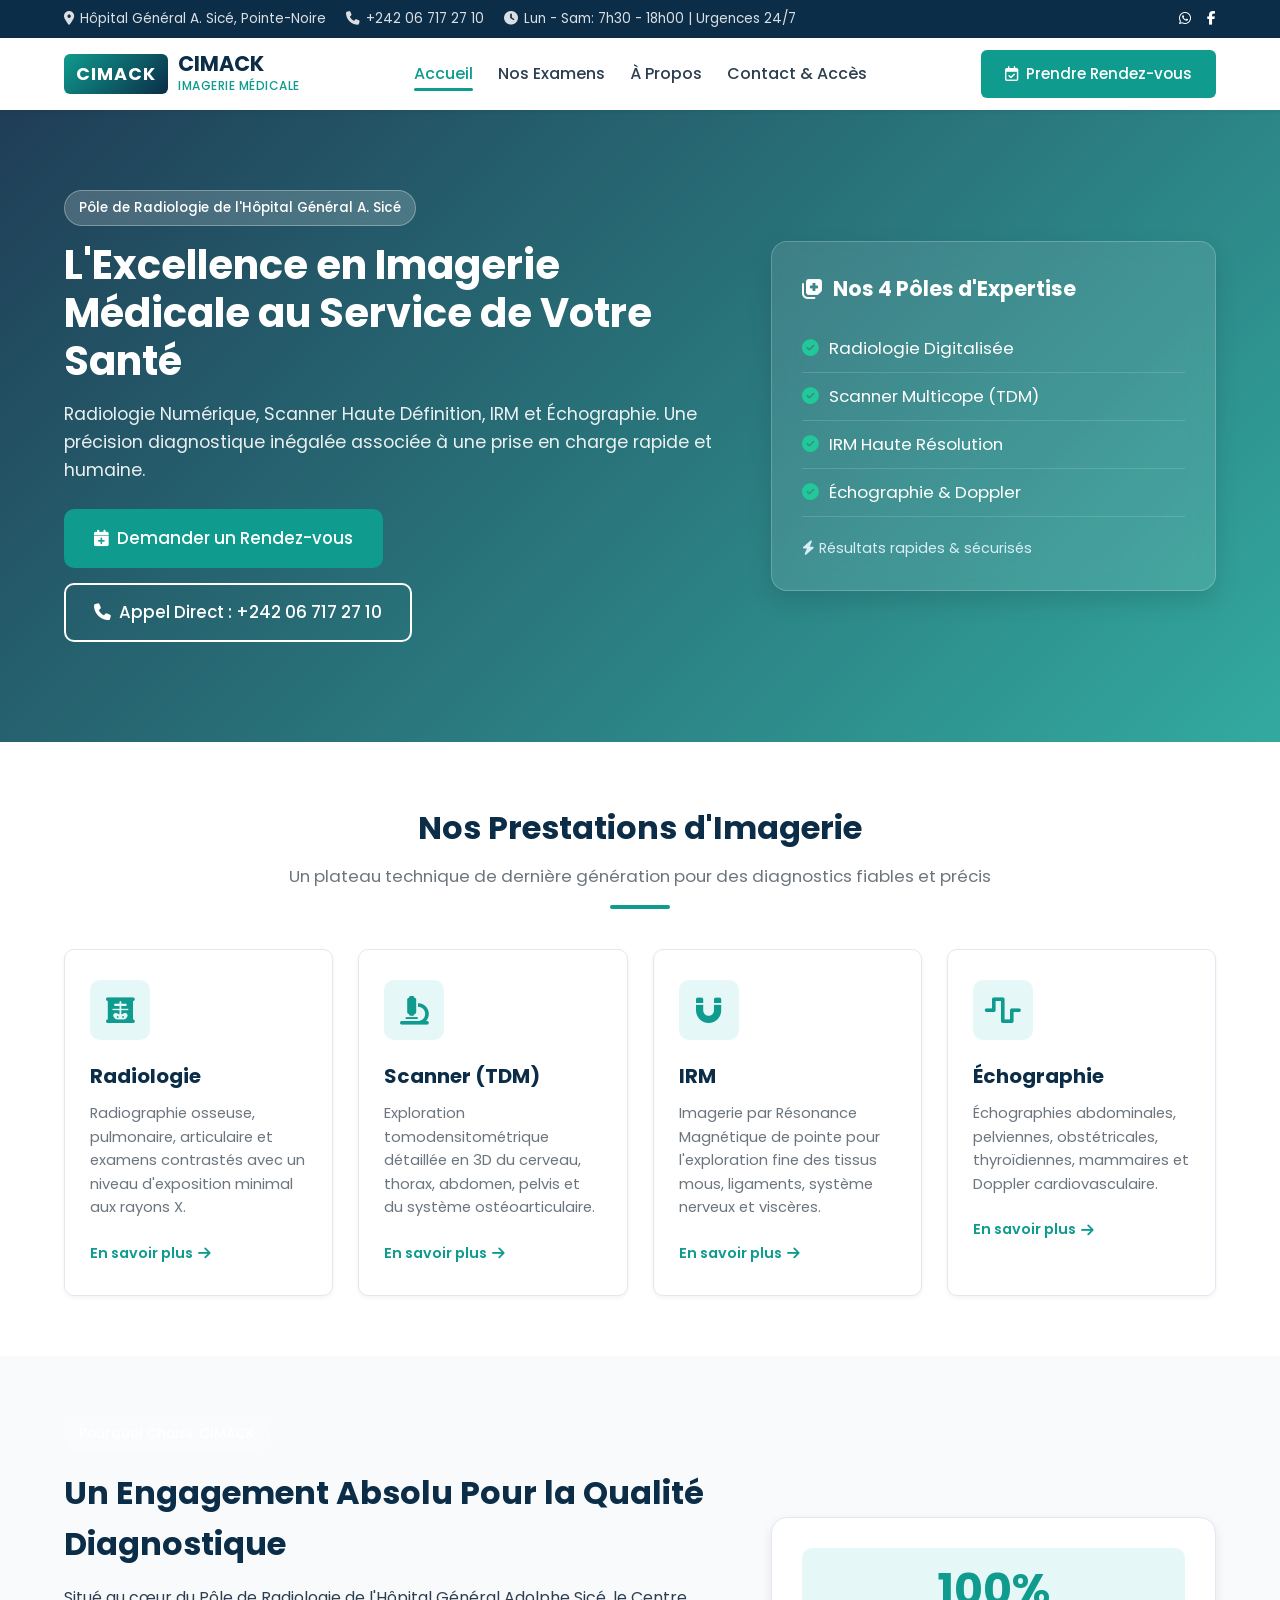
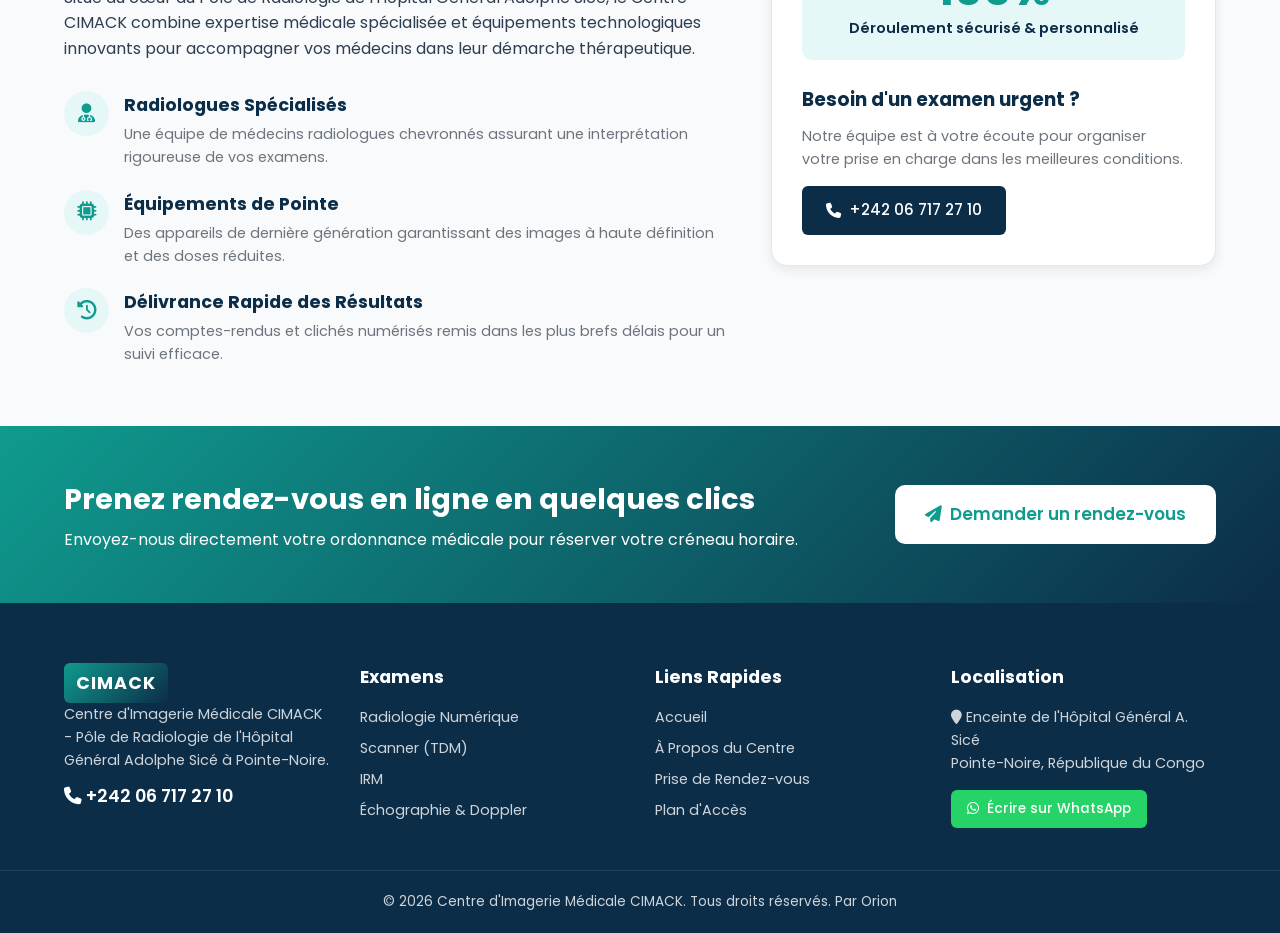
<file: index.html>
<!DOCTYPE html>
<html lang="fr">
<head>
    <meta charset="UTF-8">
    <meta name="viewport" content="width=device-width, initial-scale=1.0">
    <title>Centre d'Imagerie Médicale CIMACK | Hôpital Général A. Sicé</title>
    <meta name="description" content="Centre d'Imagerie Médicale CIMACK - Radiologie, Scanner, IRM, Échographie à l'Hôpital Général A. Sicé, Pointe-Noire. Tel: +242 06 717 27 10">
    <link rel="stylesheet" href="styles.css">
    <link rel="preconnect" href="https://fonts.googleapis.com">
    <link rel="preconnect" href="https://fonts.gstatic.com" crossorigin>
    <link href="https://fonts.googleapis.com/css2?family=Poppins:wght@300;400;500;600;700&display=swap" rel="stylesheet">
    <link rel="stylesheet" href="https://cdnjs.cloudflare.com/ajax/libs/font-awesome/6.4.0/css/all.min.css">
</head>
<body>

    <!-- Top Info Bar -->
    <div class="top-bar">
        <div class="container top-bar-content">
            <div class="contact-info">
                <span><i class="fa-solid fa-location-dot"></i> Hôpital Général A. Sicé, Pointe-Noire</span>
                <span><i class="fa-solid fa-phone"></i> +242 06 717 27 10</span>
                <span><i class="fa-solid fa-clock"></i> Lun - Sam: 7h30 - 18h00 | Urgences 24/7</span>
            </div>
            <div class="top-socials">
                <a href="https://wa.me/242067172710" target="_blank" title="Contactez-nous sur WhatsApp"><i class="fa-brands fa-whatsapp"></i></a>
                <a href="#" title="Facebook"><i class="fa-brands fa-facebook-f"></i></a>
            </div>
        </div>
    </div>

    <!-- Header & Navigation -->
    <header class="header">
        <div class="container header-container">
            <a href="index.html" class="logo-container">
                <div class="logo-badge">CIMACK</div>
                <div class="logo-text">
                    <span class="brand-title">CIMACK</span>
                    <span class="brand-sub">Imagerie Médicale</span>
                </div>
            </a>

            <nav class="navbar" id="navbar">
                <ul class="nav-menu">
                    <li><a href="index.html" class="nav-link active">Accueil</a></li>
                    <li><a href="services.html" class="nav-link">Nos Examens</a></li>
                    <li><a href="about.html" class="nav-link">À Propos</a></li>
                    <li><a href="contact.html" class="nav-link">Contact & Accès</a></li>
                </ul>
            </nav>

            <div class="header-actions">
                <a href="contact.html#rdv-form" class="btn btn-primary"><i class="fa-regular fa-calendar-check"></i> Prendre Rendez-vous</a>
                <button class="hamburger" id="hamburger" aria-label="Menu">
                    <i class="fa-solid fa-bars"></i>
                </button>
            </div>
        </div>
    </header>

    <!-- Hero Section -->
    <section class="hero">
        <div class="hero-overlay"></div>
        <div class="container hero-content">
            <div class="hero-text">
                <span class="badge-tag">Pôle de Radiologie de l'Hôpital Général A. Sicé</span>
                <h1>L'Excellence en Imagerie Médicale au Service de Votre Santé</h1>
                <p>Radiologie Numérique, Scanner Haute Définition, IRM et Échographie. Une précision diagnostique inégalée associée à une prise en charge rapide et humaine.</p>
                <div class="hero-buttons">
                    <a href="contact.html#rdv-form" class="btn btn-primary btn-lg"><i class="fa-solid fa-calendar-plus"></i> Demander un Rendez-vous</a>
                    <a href="tel:+242067172710" class="btn btn-outline-light btn-lg"><i class="fa-solid fa-phone"></i> Appel Direct : +242 06 717 27 10</a>
                </div>
            </div>
            <div class="hero-card">
                <h3><i class="fa-solid fa-notes-medical"></i> Nos 4 Pôles d'Expertise</h3>
                <ul class="hero-services-list">
                    <li><i class="fa-solid fa-check-circle"></i> Radiologie Digitalisée</li>
                    <li><i class="fa-solid fa-check-circle"></i> Scanner Multicope (TDM)</li>
                    <li><i class="fa-solid fa-check-circle"></i> IRM Haute Résolution</li>
                    <li><i class="fa-solid fa-check-circle"></i> Échographie & Doppler</li>
                </ul>
                <div class="hero-card-footer">
                    <span><i class="fa-solid fa-bolt"></i> Résultats rapides & sécurisés</span>
                </div>
            </div>
        </div>
    </section>

    <!-- Key Services Quick Section -->
    <section class="services-preview section-padding">
        <div class="container">
            <div class="section-header text-center">
                <h2>Nos Prestations d'Imagerie</h2>
                <p>Un plateau technique de dernière génération pour des diagnostics fiables et précis</p>
                <div class="divider"></div>
            </div>

            <div class="services-grid">
                <!-- Radiologie -->
                <div class="service-card">
                    <div class="service-icon"><i class="fa-solid fa-x-ray"></i></div>
                    <h3>Radiologie</h3>
                    <p>Radiographie osseuse, pulmonaire, articulaire et examens contrastés avec un niveau d'exposition minimal aux rayons X.</p>
                    <a href="services.html#radiologie" class="service-link">En savoir plus <i class="fa-solid fa-arrow-right"></i></a>
                </div>

                <!-- Scanner -->
                <div class="service-card">
                    <div class="service-icon"><i class="fa-solid fa-microscope"></i></div>
                    <h3>Scanner (TDM)</h3>
                    <p>Exploration tomodensitométrique détaillée en 3D du cerveau, thorax, abdomen, pelvis et du système ostéoarticulaire.</p>
                    <a href="services.html#scanner" class="service-link">En savoir plus <i class="fa-solid fa-arrow-right"></i></a>
                </div>

                <!-- IRM -->
                <div class="service-card">
                    <div class="service-icon"><i class="fa-solid fa-magnet"></i></div>
                    <h3>IRM</h3>
                    <p>Imagerie par Résonance Magnétique de pointe pour l'exploration fine des tissus mous, ligaments, système nerveux et viscères.</p>
                    <a href="services.html#irm" class="service-link">En savoir plus <i class="fa-solid fa-arrow-right"></i></a>
                </div>

                <!-- Echographie -->
                <div class="service-card">
                    <div class="service-icon"><i class="fa-solid fa-wave-square"></i></div>
                    <h3>Échographie</h3>
                    <p>Échographies abdominales, pelviennes, obstétricales, thyroïdiennes, mammaires et Doppler cardiovasculaire.</p>
                    <a href="services.html#echographie" class="service-link">En savoir plus <i class="fa-solid fa-arrow-right"></i></a>
                </div>
            </div>
        </div>
    </section>

    <!-- Why Choose Us -->
    <section class="why-us section-padding bg-light">
        <div class="container">
            <div class="why-us-wrapper">
                <div class="why-us-content">
                    <span class="badge-tag">Pourquoi Choisir CIMACK</span>
                    <h2>Un Engagement Absolu Pour la Qualité Diagnostique</h2>
                    <p>Situé au cœur du Pôle de Radiologie de l'Hôpital Général Adolphe Sicé, le Centre CIMACK combine expertise médicale spécialisée et équipements technologiques innovants pour accompagner vos médecins dans leur démarche thérapeutique.</p>
                    
                    <div class="feature-list">
                        <div class="feature-item">
                            <div class="feature-icon"><i class="fa-solid fa-user-doctor"></i></div>
                            <div>
                                <h4>Radiologues Spécialisés</h4>
                                <p>Une équipe de médecins radiologues chevronnés assurant une interprétation rigoureuse de vos examens.</p>
                            </div>
                        </div>
                        <div class="feature-item">
                            <div class="feature-icon"><i class="fa-solid fa-microchip"></i></div>
                            <div>
                                <h4>Équipements de Pointe</h4>
                                <p>Des appareils de dernière génération garantissant des images à haute définition et des doses réduites.</p>
                            </div>
                        </div>
                        <div class="feature-item">
                            <div class="feature-icon"><i class="fa-solid fa-clock-rotate-left"></i></div>
                            <div>
                                <h4>Délivrance Rapide des Résultats</h4>
                                <p>Vos comptes-rendus et clichés numérisés remis dans les plus brefs délais pour un suivi efficace.</p>
                            </div>
                        </div>
                    </div>
                </div>
                
                <div class="why-us-image-box">
                    <div class="stat-card">
                        <div class="stat-number">100%</div>
                        <div class="stat-label">Déroulement sécurisé & personnalisé</div>
                    </div>
                    <div class="cta-box-inner">
                        <h3>Besoin d'un examen urgent ?</h3>
                        <p>Notre équipe est à votre écoute pour organiser votre prise en charge dans les meilleures conditions.</p>
                        <a href="tel:+242067172710" class="btn btn-secondary"><i class="fa-solid fa-phone"></i> +242 06 717 27 10</a>
                    </div>
                </div>
            </div>
        </div>
    </section>

    <!-- Quick Appointment CTA Banner -->
    <section class="cta-banner">
        <div class="container cta-container">
            <div class="cta-text">
                <h2>Prenez rendez-vous en ligne en quelques clics</h2>
                <p>Envoyez-nous directement votre ordonnance médicale pour réserver votre créneau horaire.</p>
            </div>
            <a href="contact.html#rdv-form" class="btn btn-light btn-lg"><i class="fa-solid fa-paper-plane"></i> Demander un rendez-vous</a>
        </div>
    </section>

    <!-- Footer -->
    <footer class="footer">
        <div class="container footer-grid">
            <div class="footer-col brand-col">
                <div class="logo-container footer-logo">
                    <div class="logo-badge">CIMACK</div>
                    <span class="brand-title text-white">CIMACK</span>
                </div>
                <p>Centre d'Imagerie Médicale CIMACK - Pôle de Radiologie de l'Hôpital Général Adolphe Sicé à Pointe-Noire.</p>
                <p class="footer-phone"><i class="fa-solid fa-phone"></i> +242 06 717 27 10</p>
            </div>

            <div class="footer-col">
                <h4>Examens</h4>
                <ul>
                    <li><a href="services.html#radiologie">Radiologie Numérique</a></li>
                    <li><a href="services.html#scanner">Scanner (TDM)</a></li>
                    <li><a href="services.html#irm">IRM</a></li>
                    <li><a href="services.html#echographie">Échographie & Doppler</a></li>
                </ul>
            </div>

            <div class="footer-col">
                <h4>Liens Rapides</h4>
                <ul>
                    <li><a href="index.html">Accueil</a></li>
                    <li><a href="about.html">À Propos du Centre</a></li>
                    <li><a href="contact.html">Prise de Rendez-vous</a></li>
                    <li><a href="contact.html#plan">Plan d'Accès</a></li>
                </ul>
            </div>

            <div class="footer-col">
                <h4>Localisation</h4>
                <p><i class="fa-solid fa-location-pin"></i> Enceinte de l'Hôpital Général A. Sicé</p>
                <p>Pointe-Noire, République du Congo</p>
                <a href="https://wa.me/242067172710" class="btn btn-whatsapp btn-sm mt-15" target="_blank">
                    <i class="fa-brands fa-whatsapp"></i> Écrire sur WhatsApp
                </a>
            </div>
        </div>
        <div class="footer-bottom text-center">
            <div class="container">
                <p>&copy; 2026 Centre d'Imagerie Médicale CIMACK. Tous droits réservés. Par Orion</p>
            </div>
        </div>
    </footer>

    <script src="script.js"></script>
</body>
</html>
</file>
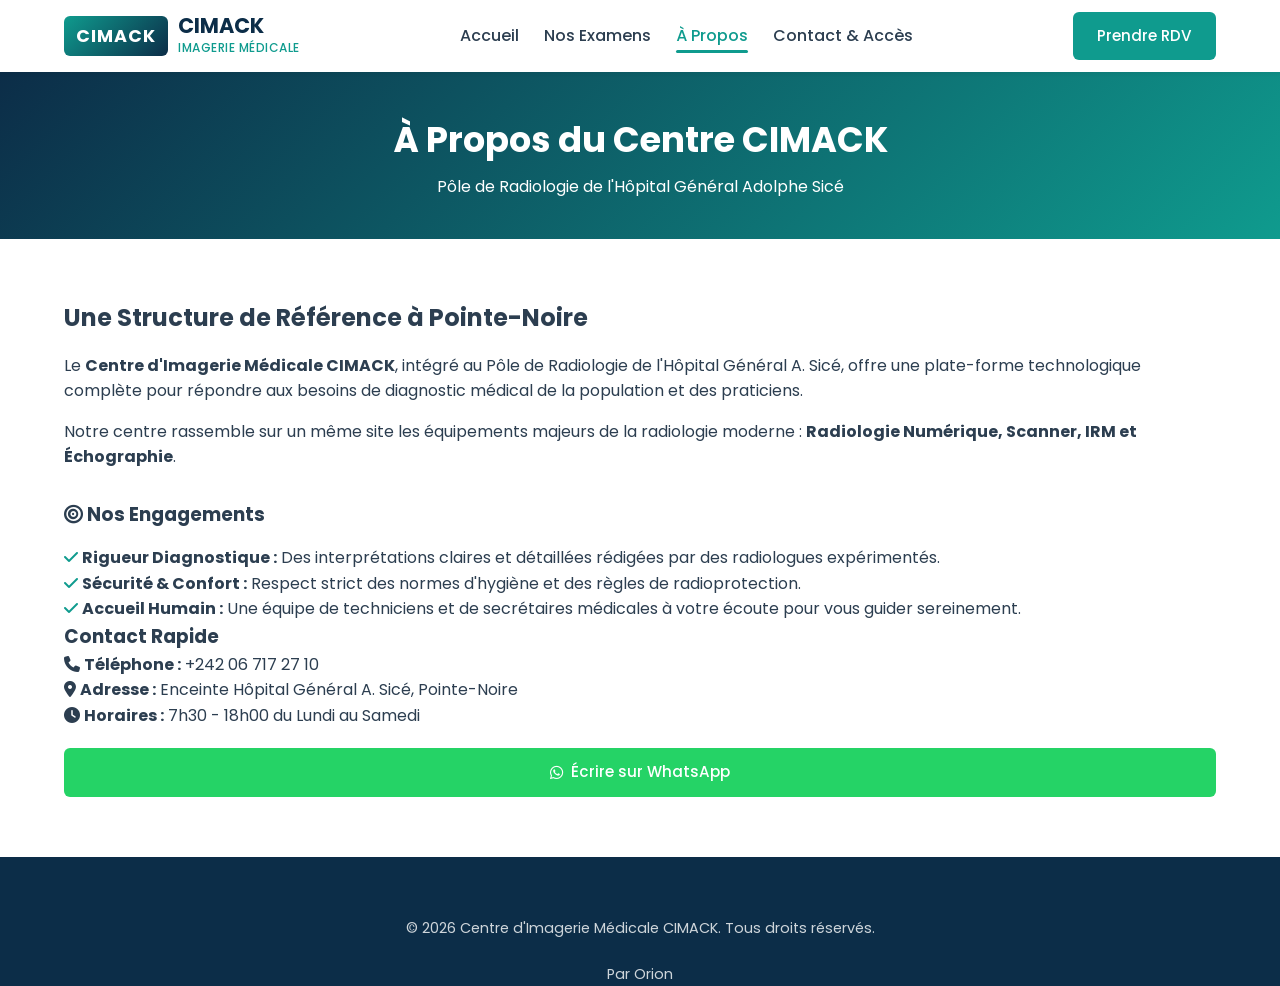
<file: about.html>
<!DOCTYPE html>
<html lang="fr">
<head>
    <meta charset="UTF-8">
    <meta name="viewport" content="width=device-width, initial-scale=1.0">
    <title>À Propos - Centre d'Imagerie Médicale CIMACK</title>
    <link rel="stylesheet" href="styles.css">
    <link href="https://fonts.googleapis.com/css2?family=Poppins:wght@300;400;500;600;700&display=swap" rel="stylesheet">
    <link rel="stylesheet" href="https://cdnjs.cloudflare.com/ajax/libs/font-awesome/6.4.0/css/all.min.css">
</head>
<body>

    <!-- Header -->
    <header class="header">
        <div class="container header-container">
            <a href="index.html" class="logo-container">
                <div class="logo-badge">CIMACK</div>
                <div class="logo-text">
                    <span class="brand-title">CIMACK</span>
                    <span class="brand-sub">Imagerie Médicale</span>
                </div>
            </a>
            <nav class="navbar" id="navbar">
                <ul class="nav-menu">
                    <li><a href="index.html" class="nav-link">Accueil</a></li>
                    <li><a href="services.html" class="nav-link">Nos Examens</a></li>
                    <li><a href="about.html" class="nav-link active">À Propos</a></li>
                    <li><a href="contact.html" class="nav-link">Contact & Accès</a></li>
                </ul>
            </nav>
            <div class="header-actions">
                <a href="contact.html#rdv-form" class="btn btn-primary">Prendre RDV</a>
                <button class="hamburger" id="hamburger"><i class="fa-solid fa-bars"></i></button>
            </div>
        </div>
    </header>

    <div class="page-banner">
        <div class="container text-center">
            <h1>À Propos du Centre CIMACK</h1>
            <p>Pôle de Radiologie de l'Hôpital Général Adolphe Sicé</p>
        </div>
    </div>

    <section class="section-padding">
        <div class="container">
            <div class="about-grid">
                <div>
                    <h2>Une Structure de Référence à Pointe-Noire</h2>
                    <p class="mt-15">Le <strong>Centre d'Imagerie Médicale CIMACK</strong>, intégré au Pôle de Radiologie de l'Hôpital Général A. Sicé, offre une plate-forme technologique complète pour répondre aux besoins de diagnostic médical de la population et des praticiens.</p>
                    <p class="mt-15">Notre centre rassemble sur un même site les équipements majeurs de la radiologie moderne : <strong>Radiologie Numérique, Scanner, IRM et Échographie</strong>.</p>
                    
                    <h3 class="mt-30"><i class="fa-solid fa-bullseye"></i> Nos Engagements</h3>
                    <ul class="checklist mt-15">
                        <li><i class="fa-solid fa-check text-teal"></i> <strong>Rigueur Diagnostique :</strong> Des interprétations claires et détaillées rédigées par des radiologues expérimentés.</li>
                        <li><i class="fa-solid fa-check text-teal"></i> <strong>Sécurité & Confort :</strong> Respect strict des normes d'hygiène et des règles de radioprotection.</li>
                        <li><i class="fa-solid fa-check text-teal"></i> <strong>Accueil Humain :</strong> Une équipe de techniciens et de secrétaires médicales à votre écoute pour vous guider sereinement.</li>
                    </ul>
                </div>
                <div class="contact-card-box">
                    <h3>Contact Rapide</h3>
                    <p><i class="fa-solid fa-phone"></i> <strong>Téléphone :</strong> +242 06 717 27 10</p>
                    <p><i class="fa-solid fa-location-dot"></i> <strong>Adresse :</strong> Enceinte Hôpital Général A. Sicé, Pointe-Noire</p>
                    <p><i class="fa-solid fa-clock"></i> <strong>Horaires :</strong> 7h30 - 18h00 du Lundi au Samedi</p>
                    <a href="https://wa.me/242067172710" class="btn btn-whatsapp w-100 mt-20"><i class="fa-brands fa-whatsapp"></i> Écrire sur WhatsApp</a>
                </div>
            </div>
        </div>
    </section>

    <!-- Footer -->
    <footer class="footer text-center">
        <p>&copy; 2026 Centre d'Imagerie Médicale CIMACK. Tous droits réservés.</p><br>
        <p>Par Orion</p>
    </footer>

    <script src="script.js"></script>
</body>
</html>
</file>
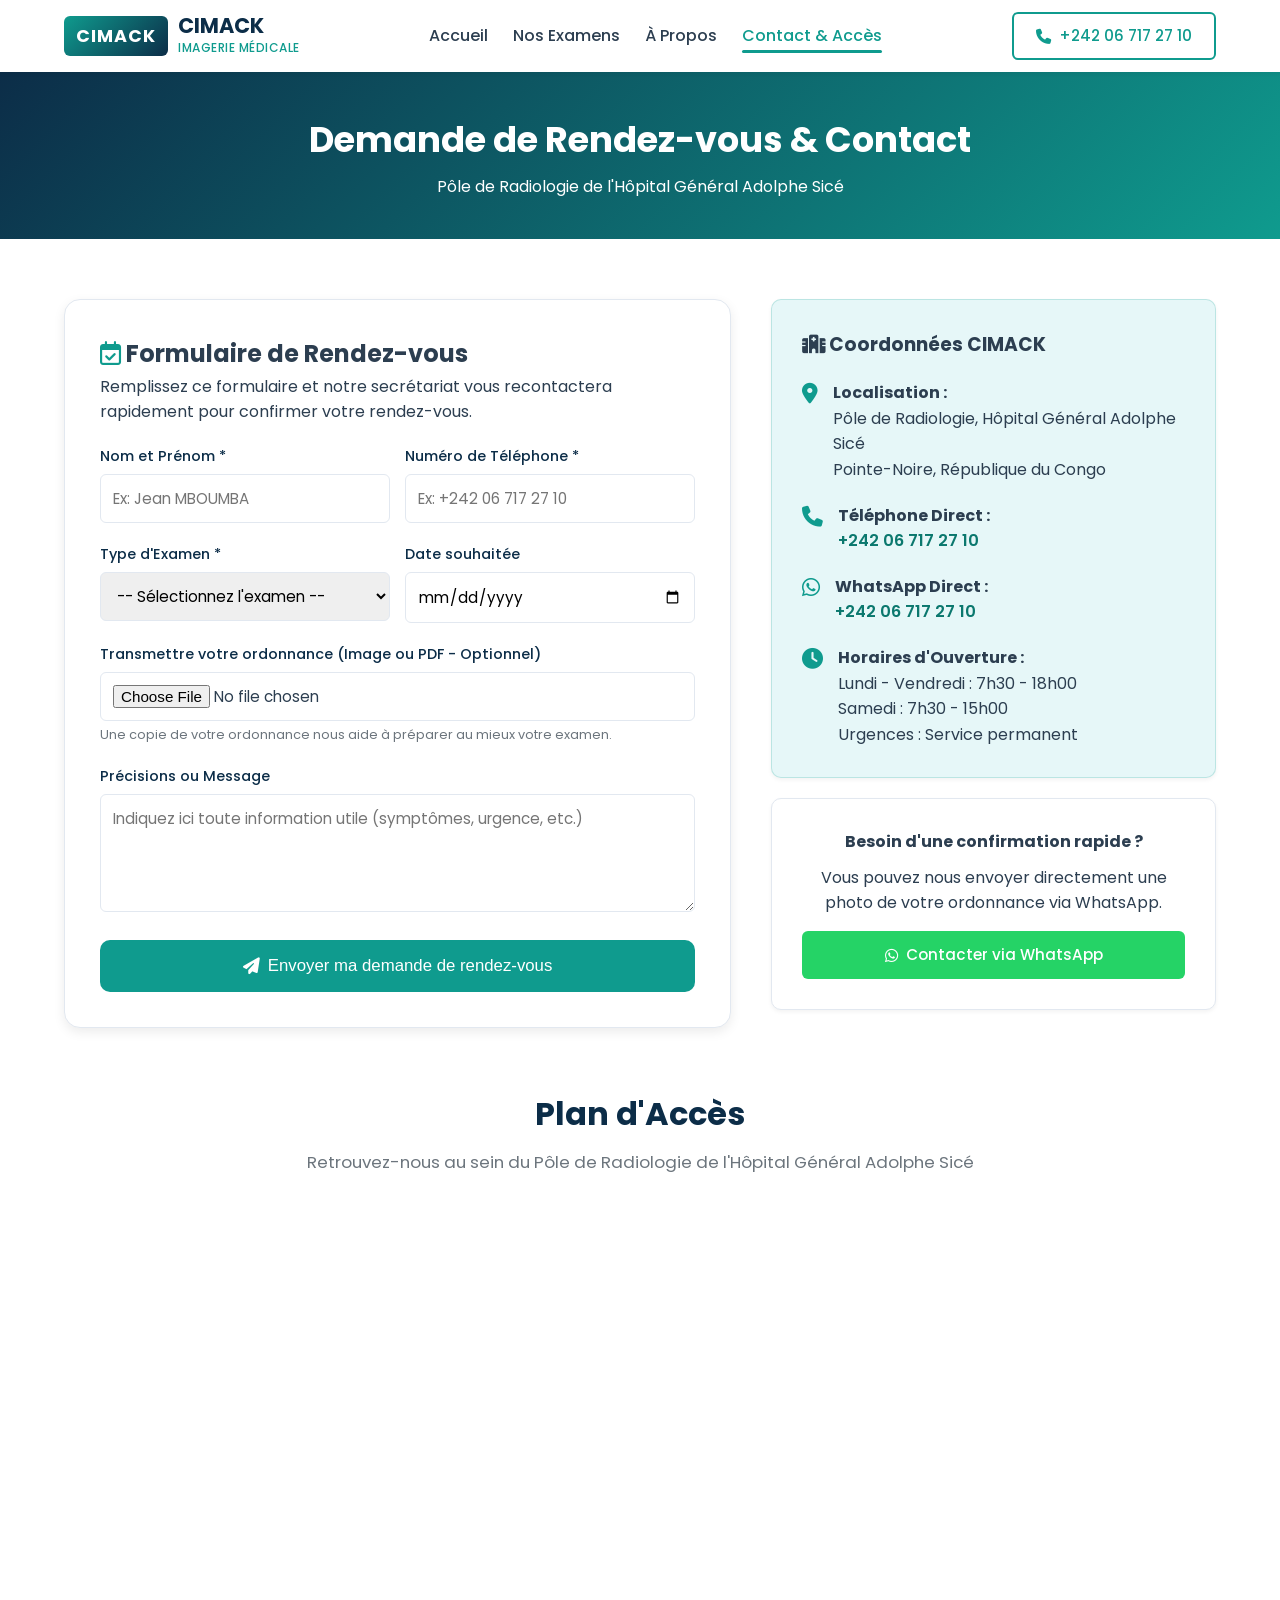
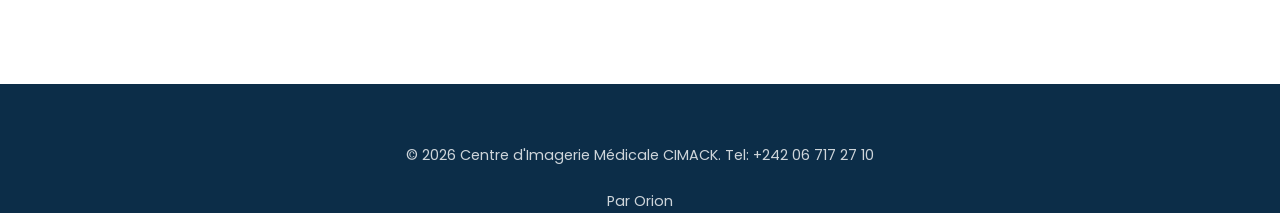
<file: contact.html>
<!DOCTYPE html>
<html lang="fr">
<head>
    <meta charset="UTF-8">
    <meta name="viewport" content="width=device-width, initial-scale=1.0">
    <title>Prendre Rendez-vous & Contact - CIMACK</title>
    <link rel="stylesheet" href="styles.css">
    <link href="https://fonts.googleapis.com/css2?family=Poppins:wght@300;400;500;600;700&display=swap" rel="stylesheet">
    <link rel="stylesheet" href="https://cdnjs.cloudflare.com/ajax/libs/font-awesome/6.4.0/css/all.min.css">
</head>
<body>

    <!-- Header -->
    <header class="header">
        <div class="container header-container">
            <a href="index.html" class="logo-container">
                <div class="logo-badge">CIMACK</div>
                <div class="logo-text">
                    <span class="brand-title">CIMACK</span>
                    <span class="brand-sub">Imagerie Médicale</span>
                </div>
            </a>
            <nav class="navbar" id="navbar">
                <ul class="nav-menu">
                    <li><a href="index.html" class="nav-link">Accueil</a></li>
                    <li><a href="services.html" class="nav-link">Nos Examens</a></li>
                    <li><a href="about.html" class="nav-link">À Propos</a></li>
                    <li><a href="contact.html" class="nav-link active">Contact & Accès</a></li>
                </ul>
            </nav>
            <div class="header-actions">
                <a href="tel:+242067172710" class="btn btn-outline-primary"><i class="fa-solid fa-phone"></i> +242 06 717 27 10</a>
                <button class="hamburger" id="hamburger"><i class="fa-solid fa-bars"></i></button>
            </div>
        </div>
    </header>

    <div class="page-banner">
        <div class="container text-center">
            <h1>Demande de Rendez-vous & Contact</h1>
            <p>Pôle de Radiologie de l'Hôpital Général Adolphe Sicé</p>
        </div>
    </div>

    <section class="section-padding">
        <div class="container">
            <div class="contact-grid">
                
                <!-- Form Container -->
                <div class="form-container" id="rdv-form">
                    <h2><i class="fa-regular fa-calendar-check text-teal"></i> Formulaire de Rendez-vous</h2>
                    <p class="subtitle mb-20">Remplissez ce formulaire et notre secrétariat vous recontactera rapidement pour confirmer votre rendez-vous.</p>

                    <form id="appointmentForm" onsubmit="handleFormSubmit(event)">
                        <div class="form-row">
                            <div class="form-group">
                                <label for="fullname">Nom et Prénom *</label>
                                <input type="text" id="fullname" required placeholder="Ex: Jean MBOUMBA">
                            </div>
                            <div class="form-group">
                                <label for="phone">Numéro de Téléphone *</label>
                                <input type="tel" id="phone" required placeholder="Ex: +242 06 717 27 10">
                            </div>
                        </div>

                        <div class="form-row">
                            <div class="form-group">
                                <label for="examen">Type d'Examen *</label>
                                <select id="examen" required>
                                    <option value="">-- Sélectionnez l'examen --</option>
                                    <option value="radiologie">Radiologie Digitalisée</option>
                                    <option value="scanner">Scanner (TDM)</option>
                                    <option value="irm">IRM</option>
                                    <option value="echographie">Échographie / Doppler</option>
                                    <option value="autre">Autre / Préciser ci-dessous</option>
                                </select>
                            </div>
                            <div class="form-group">
                                <label for="preferred_date">Date souhaitée</label>
                                <input type="date" id="preferred_date">
                            </div>
                        </div>

                        <div class="form-group">
                            <label for="prescription">Transmettre votre ordonnance (Image ou PDF - Optionnel)</label>
                            <input type="file" id="prescription" accept="image/*,.pdf">
                            <small class="file-note">Une copie de votre ordonnance nous aide à préparer au mieux votre examen.</small>
                        </div>

                        <div class="form-group">
                            <label for="notes">Précisions ou Message</label>
                            <textarea id="notes" rows="4" placeholder="Indiquez ici toute information utile (symptômes, urgence, etc.)"></textarea>
                        </div>

                        <button type="submit" class="btn btn-primary btn-lg w-100">
                            <i class="fa-solid fa-paper-plane"></i> Envoyer ma demande de rendez-vous
                        </button>
                    </form>

                    <div id="formSuccess" class="alert-success" style="display: none;">
                        <i class="fa-solid fa-circle-check"></i> Votre demande a bien été enregistrée ! Le secrétariat CIMACK vous contactera sous peu.
                    </div>
                </div>

                <!-- Info Sidebar -->
                <div class="contact-info-sidebar">
                    <div class="info-card bg-primary-light">
                        <h3><i class="fa-solid fa-hospital"></i> Coordonnées CIMACK</h3>
                        <div class="info-detail">
                            <i class="fa-solid fa-location-dot"></i>
                            <div>
                                <strong>Localisation :</strong>
                                <p>Pôle de Radiologie, Hôpital Général Adolphe Sicé<br>Pointe-Noire, République du Congo</p>
                            </div>
                        </div>

                        <div class="info-detail">
                            <i class="fa-solid fa-phone"></i>
                            <div>
                                <strong>Téléphone Direct :</strong>
                                <p><a href="tel:+242067172710" class="phone-link">+242 06 717 27 10</a></p>
                            </div>
                        </div>

                        <div class="info-detail">
                            <i class="fa-brands fa-whatsapp"></i>
                            <div>
                                <strong>WhatsApp Direct :</strong>
                                <p><a href="https://wa.me/242067172710" target="_blank" class="whatsapp-link">+242 06 717 27 10</a></p>
                            </div>
                        </div>

                        <div class="info-detail">
                            <i class="fa-solid fa-clock"></i>
                            <div>
                                <strong>Horaires d'Ouverture :</strong>
                                <p>Lundi - Vendredi : 7h30 - 18h00<br>Samedi : 7h30 - 15h00<br>Urgences : Service permanent</p>
                            </div>
                        </div>
                    </div>

                    <div class="info-card mt-20 text-center">
                        <h4>Besoin d'une confirmation rapide ?</h4>
                        <p class="mt-10">Vous pouvez nous envoyer directement une photo de votre ordonnance via WhatsApp.</p>
                        <a href="https://wa.me/242067172710" target="_blank" class="btn btn-whatsapp w-100 mt-15">
                            <i class="fa-brands fa-whatsapp"></i> Contacter via WhatsApp
                        </a>
                    </div>
                </div>

            </div>

            <!-- Map Placeholder / Instructions -->
            <div class="map-section section-padding" id="plan">
                <div class="section-header text-center">
                    <h2>Plan d'Accès</h2>
                    <p>Retrouvez-nous au sein du Pôle de Radiologie de l'Hôpital Général Adolphe Sicé</p>
                </div>
                <div class="map-box">
                    <iframe src="https://www.google.com/maps/embed?pb=!1m18!1m12!1m3!1d15902.93247076241!2d11.85!3d-4.7833!2m3!1f0!0f0!3f0!3m2!1i1024!2i768!4f13.1!3m3!1m2!1s0x0%3A0x0!2zNMK0NDcnMDAuMCJTIDExwrA1MScwMC4wIkU!5e0!3m2!1sfr!2scg!4v1600000000000!5m2!1sfr!2scg" width="100%" height="380" style="border:0; border-radius:12px;" allowfullscreen="" loading="lazy"></iframe>
                </div>
            </div>

        </div>
    </section>

    <!-- Footer -->
    <footer class="footer text-center">
        <p>&copy; 2026 Centre d'Imagerie Médicale CIMACK. Tel: +242 06 717 27 10</p><br>
        <p>Par Orion</p>
    </footer>

    <script src="script.js"></script>
</body>
</html>
</file>
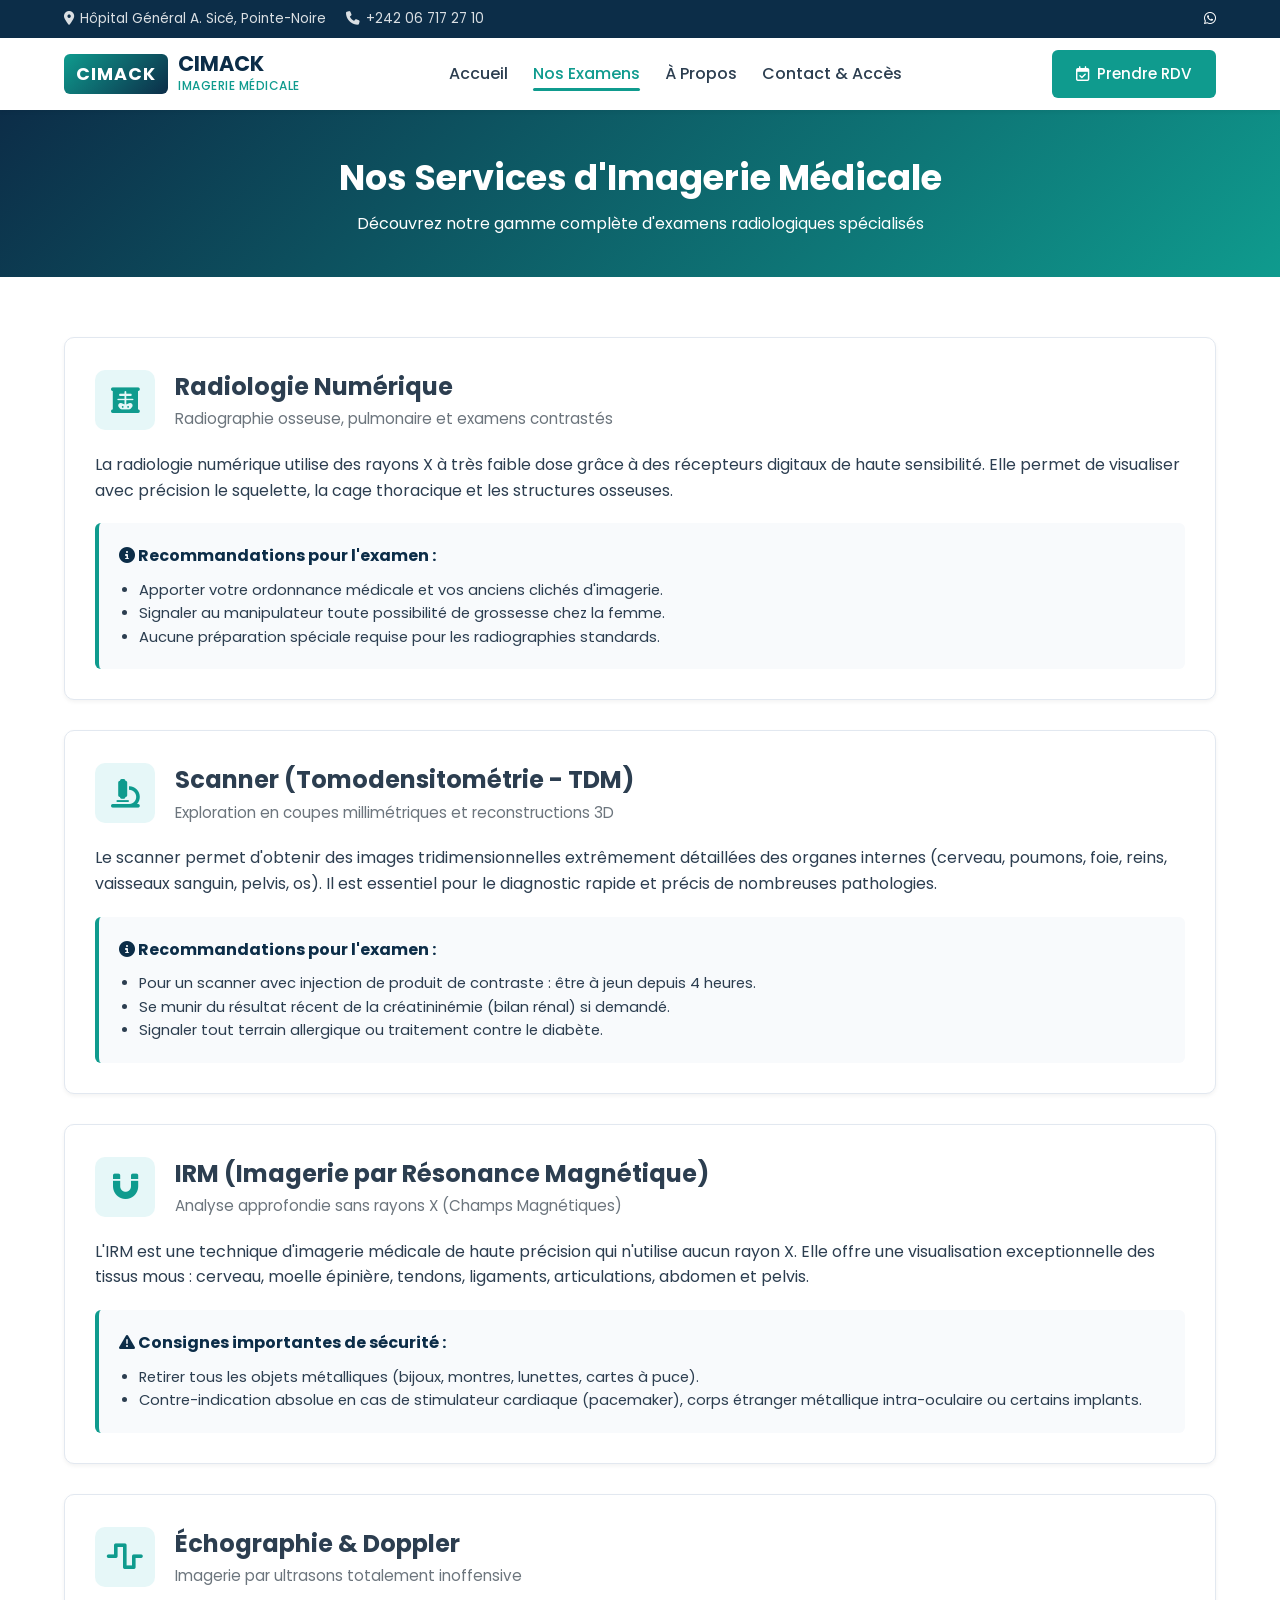
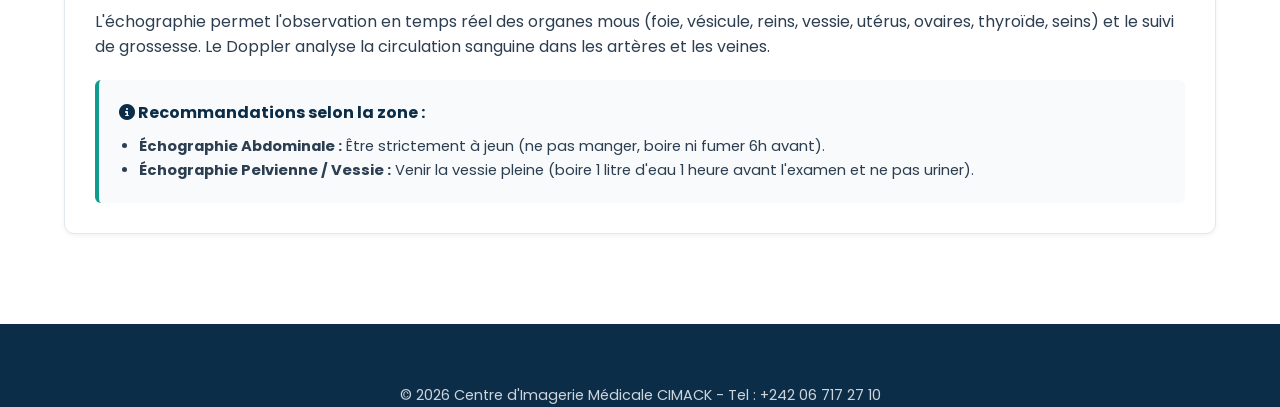
<file: services.html>
<!DOCTYPE html>
<html lang="fr">
<head>
    <meta charset="UTF-8">
    <meta name="viewport" content="width=device-width, initial-scale=1.0">
    <title>Nos Examens - CIMACK | Radiologie, Scanner, IRM, Échographie</title>
    <link rel="stylesheet" href="styles.css">
    <link href="https://fonts.googleapis.com/css2?family=Poppins:wght@300;400;500;600;700&display=swap" rel="stylesheet">
    <link rel="stylesheet" href="https://cdnjs.cloudflare.com/ajax/libs/font-awesome/6.4.0/css/all.min.css">
</head>
<body>

    <!-- Top Bar -->
    <div class="top-bar">
        <div class="container top-bar-content">
            <div class="contact-info">
                <span><i class="fa-solid fa-location-dot"></i> Hôpital Général A. Sicé, Pointe-Noire</span>
                <span><i class="fa-solid fa-phone"></i> +242 06 717 27 10</span>
            </div>
            <div class="top-socials">
                <a href="https://wa.me/242067172710" target="_blank"><i class="fa-brands fa-whatsapp"></i></a>
            </div>
        </div>
    </div>

    <!-- Header -->
    <header class="header">
        <div class="container header-container">
            <a href="index.html" class="logo-container">
                <div class="logo-badge">CIMACK</div>
                <div class="logo-text">
                    <span class="brand-title">CIMACK</span>
                    <span class="brand-sub">Imagerie Médicale</span>
                </div>
            </a>
            <nav class="navbar" id="navbar">
                <ul class="nav-menu">
                    <li><a href="index.html" class="nav-link">Accueil</a></li>
                    <li><a href="services.html" class="nav-link active">Nos Examens</a></li>
                    <li><a href="about.html" class="nav-link">À Propos</a></li>
                    <li><a href="contact.html" class="nav-link">Contact & Accès</a></li>
                </ul>
            </nav>
            <div class="header-actions">
                <a href="contact.html#rdv-form" class="btn btn-primary"><i class="fa-regular fa-calendar-check"></i> Prendre RDV</a>
                <button class="hamburger" id="hamburger" aria-label="Menu"><i class="fa-solid fa-bars"></i></button>
            </div>
        </div>
    </header>

    <!-- Page Title Header -->
    <div class="page-banner">
        <div class="container text-center">
            <h1>Nos Services d'Imagerie Médicale</h1>
            <p>Découvrez notre gamme complète d'examens radiologiques spécialisés</p>
        </div>
    </div>

    <!-- Detailed Services -->
    <section class="section-padding">
        <div class="container">
            
            <!-- Radiologie -->
            <div class="service-detail-card" id="radiologie">
                <div class="service-detail-header">
                    <div class="service-detail-icon"><i class="fa-solid fa-x-ray"></i></div>
                    <div>
                        <h2>Radiologie Numérique</h2>
                        <span class="sub-subtitle">Radiographie osseuse, pulmonaire et examens contrastés</span>
                    </div>
                </div>
                <div class="service-detail-body">
                    <p>La radiologie numérique utilise des rayons X à très faible dose grâce à des récepteurs digitaux de haute sensibilité. Elle permet de visualiser avec précision le squelette, la cage thoracique et les structures osseuses.</p>
                    <div class="info-box">
                        <h4><i class="fa-solid fa-circle-info"></i> Recommandations pour l'examen :</h4>
                        <ul>
                            <li>Apporter votre ordonnance médicale et vos anciens clichés d'imagerie.</li>
                            <li>Signaler au manipulateur toute possibilité de grossesse chez la femme.</li>
                            <li>Aucune préparation spéciale requise pour les radiographies standards.</li>
                        </ul>
                    </div>
                </div>
            </div>

            <!-- Scanner -->
            <div class="service-detail-card" id="scanner">
                <div class="service-detail-header">
                    <div class="service-detail-icon"><i class="fa-solid fa-microscope"></i></div>
                    <div>
                        <h2>Scanner (Tomodensitométrie - TDM)</h2>
                        <span class="sub-subtitle">Exploration en coupes millimétriques et reconstructions 3D</span>
                    </div>
                </div>
                <div class="service-detail-body">
                    <p>Le scanner permet d'obtenir des images tridimensionnelles extrêmement détaillées des organes internes (cerveau, poumons, foie, reins, vaisseaux sanguin, pelvis, os). Il est essentiel pour le diagnostic rapide et précis de nombreuses pathologies.</p>
                    <div class="info-box">
                        <h4><i class="fa-solid fa-circle-info"></i> Recommandations pour l'examen :</h4>
                        <ul>
                            <li>Pour un scanner avec injection de produit de contraste : être à jeun depuis 4 heures.</li>
                            <li>Se munir du résultat récent de la créatininémie (bilan rénal) si demandé.</li>
                            <li>Signaler tout terrain allergique ou traitement contre le diabète.</li>
                        </ul>
                    </div>
                </div>
            </div>

            <!-- IRM -->
            <div class="service-detail-card" id="irm">
                <div class="service-detail-header">
                    <div class="service-detail-icon"><i class="fa-solid fa-magnet"></i></div>
                    <div>
                        <h2>IRM (Imagerie par Résonance Magnétique)</h2>
                        <span class="sub-subtitle">Analyse approfondie sans rayons X (Champs Magnétiques)</span>
                    </div>
                </div>
                <div class="service-detail-body">
                    <p>L'IRM est une technique d'imagerie médicale de haute précision qui n'utilise aucun rayon X. Elle offre une visualisation exceptionnelle des tissus mous : cerveau, moelle épinière, tendons, ligaments, articulations, abdomen et pelvis.</p>
                    <div class="info-box">
                        <h4><i class="fa-solid fa-triangle-exclamation"></i> Consignes importantes de sécurité :</h4>
                        <ul>
                            <li>Retirer tous les objets métalliques (bijoux, montres, lunettes, cartes à puce).</li>
                            <li>Contre-indication absolue en cas de stimulateur cardiaque (pacemaker), corps étranger métallique intra-oculaire ou certains implants.</li>
                        </ul>
                    </div>
                </div>
            </div>

            <!-- Echographie -->
            <div class="service-detail-card" id="echographie">
                <div class="service-detail-header">
                    <div class="service-detail-icon"><i class="fa-solid fa-wave-square"></i></div>
                    <div>
                        <h2>Échographie & Doppler</h2>
                        <span class="sub-subtitle">Imagerie par ultrasons totalement inoffensive</span>
                    </div>
                </div>
                <div class="service-detail-body">
                    <p>L'échographie permet l'observation en temps réel des organes mous (foie, vésicule, reins, vessie, utérus, ovaires, thyroïde, seins) et le suivi de grossesse. Le Doppler analyse la circulation sanguine dans les artères et les veines.</p>
                    <div class="info-box">
                        <h4><i class="fa-solid fa-circle-info"></i> Recommandations selon la zone :</h4>
                        <ul>
                            <li><strong>Échographie Abdominale :</strong> Être strictement à jeun (ne pas manger, boire ni fumer 6h avant).</li>
                            <li><strong>Échographie Pelvienne / Vessie :</strong> Venir la vessie pleine (boire 1 litre d'eau 1 heure avant l'examen et ne pas uriner).</li>
                        </ul>
                    </div>
                </div>
            </div>

        </div>
    </section>

    <!-- Footer -->
    <footer class="footer">
        <div class="container text-center">
            <p>&copy; 2026 Centre d'Imagerie Médicale CIMACK - Tel : +242 06 717 27 10</p>
        </div>
    </footer>

    <script src="script.js"></script>
</body>
</html>
</file>
<file: styles.css>
/* ==========================================================================
   CIMACK - Centre d'Imagerie Médicale Stylesheet
   Color Palette: Teal (#008B8B / #0f9b8e), Dark Blue (#0c2d48), Light Blue (#e6f7f8)
   ========================================================================== */

:root {
    --primary-teal: #0f9b8e;
    --primary-teal-dark: #0b786e;
    --primary-teal-light: #e6f7f8;
    --secondary-blue: #0c2d48;
    --secondary-blue-light: #1e4970;
    --accent-color: #20c997;
    --text-dark: #2c3e50;
    --text-muted: #6c757d;
    --bg-light: #f8fafc;
    --white: #ffffff;
    --border-color: #e2e8f0;
    --shadow-sm: 0 2px 4px rgba(0,0,0,0.05);
    --shadow-md: 0 4px 12px rgba(0,0,0,0.08);
    --shadow-lg: 0 10px 25px rgba(0,0,0,0.12);
    --radius-sm: 6px;
    --radius-md: 10px;
    --radius-lg: 16px;
    --transition: all 0.3s ease;
}

* {
    margin: 0;
    padding: 0;
    box-sizing: border-box;
}

body {
    font-family: 'Poppins', sans-serif;
    color: var(--text-dark);
    background-color: #ffffff;
    line-height: 1.6;
}

a {
    text-decoration: none;
    color: inherit;
    transition: var(--transition);
}

ul {
    list-style: none;
}

.container {
    width: 90%;
    max-width: 1200px;
    margin: 0 auto;
}

.section-padding {
    padding: 60px 0;
}

.text-center { text-align: center; }
.text-white { color: var(--white); }
.text-teal { color: var(--primary-teal); }
.mt-10 { margin-top: 10px; }
.mt-15 { margin-top: 15px; }
.mt-20 { margin-top: 20px; }
.mt-30 { margin-top: 30px; }
.mb-20 { margin-bottom: 20px; }
.w-100 { width: 100%; }

/* Buttons */
.btn {
    display: inline-flex;
    align-items: center;
    justify-content: center;
    gap: 8px;
    padding: 10px 22px;
    font-size: 0.95rem;
    font-weight: 500;
    border-radius: var(--radius-sm);
    border: 2px solid transparent;
    cursor: pointer;
    transition: var(--transition);
}

.btn-primary {
    background-color: var(--primary-teal);
    color: var(--white);
}

.btn-primary:hover {
    background-color: var(--primary-teal-dark);
}

.btn-secondary {
    background-color: var(--secondary-blue);
    color: var(--white);
}

.btn-secondary:hover {
    background-color: var(--secondary-blue-light);
}

.btn-outline-primary {
    border-color: var(--primary-teal);
    color: var(--primary-teal);
    background: transparent;
}

.btn-outline-primary:hover {
    background-color: var(--primary-teal);
    color: var(--white);
}

.btn-outline-light {
    border-color: var(--white);
    color: var(--white);
    background: transparent;
}

.btn-outline-light:hover {
    background-color: var(--white);
    color: var(--secondary-blue);
}

.btn-light {
    background-color: var(--white);
    color: var(--primary-teal);
    font-weight: 600;
}

.btn-light:hover {
    background-color: var(--primary-teal-light);
}

.btn-whatsapp {
    background-color: #25D366;
    color: var(--white);
}

.btn-whatsapp:hover {
    background-color: #1ebd59;
}

.btn-lg {
    padding: 14px 28px;
    font-size: 1.05rem;
    border-radius: var(--radius-md);
}

.btn-sm {
    padding: 6px 14px;
    font-size: 0.85rem;
}

/* Top Bar */
.top-bar {
    background-color: var(--secondary-blue);
    color: rgba(255, 255, 255, 0.85);
    font-size: 0.85rem;
    padding: 8px 0;
}

.top-bar-content {
    display: flex;
    justify-content: space-between;
    align-items: center;
}

.contact-info {
    display: flex;
    gap: 20px;
    flex-wrap: wrap;
}

.contact-info span {
    display: flex;
    align-items: center;
    gap: 6px;
}

.top-socials a {
    color: var(--white);
    margin-left: 12px;
}

.top-socials a:hover {
    color: var(--primary-teal);
}

/* Header & Navbar */
.header {
    background-color: var(--white);
    box-shadow: var(--shadow-sm);
    position: sticky;
    top: 0;
    z-index: 1000;
}

.header-container {
    display: flex;
    align-items: center;
    justify-content: space-between;
    padding: 12px 0;
}

.logo-container {
    display: flex;
    align-items: center;
    gap: 10px;
}

.logo-badge {
    background: linear-gradient(135deg, var(--primary-teal), var(--secondary-blue));
    color: var(--white);
    font-weight: 700;
    font-size: 1.1rem;
    padding: 6px 12px;
    border-radius: var(--radius-sm);
    letter-spacing: 1px;
}

.brand-title {
    font-size: 1.3rem;
    font-weight: 700;
    color: var(--secondary-blue);
    line-height: 1.1;
    display: block;
}

.brand-sub {
    font-size: 0.75rem;
    color: var(--primary-teal);
    font-weight: 500;
    letter-spacing: 0.5px;
    text-transform: uppercase;
    display: block;
}

.nav-menu {
    display: flex;
    gap: 25px;
}

.nav-link {
    font-weight: 500;
    color: var(--text-dark);
    padding: 6px 0;
    position: relative;
}

.nav-link:hover, .nav-link.active {
    color: var(--primary-teal);
}

.nav-link.active::after {
    content: '';
    position: absolute;
    bottom: 0;
    left: 0;
    width: 100%;
    height: 3px;
    background-color: var(--primary-teal);
    border-radius: 2px;
}

.header-actions {
    display: flex;
    align-items: center;
    gap: 15px;
}

.hamburger {
    display: none;
    background: none;
    border: none;
    font-size: 1.5rem;
    color: var(--secondary-blue);
    cursor: pointer;
}

/* Hero Section */
.hero {
    position: relative;
    background: linear-gradient(135deg, rgba(12, 45, 72, 0.92), rgba(15, 155, 142, 0.85)), url('https://images.unsplash.com/photo-1516549655169-df83a0774514?auto=format&fit=crop&w=1600&q=80') center/cover no-repeat;
    color: var(--white);
    padding: 80px 0 100px;
}

.hero-content {
    display: grid;
    grid-template-columns: 1.2fr 0.8fr;
    gap: 40px;
    align-items: center;
}

.badge-tag {
    display: inline-block;
    background-color: rgba(255, 255, 255, 0.18);
    backdrop-filter: blur(5px);
    color: #ffffff;
    padding: 6px 14px;
    border-radius: 20px;
    font-size: 0.85rem;
    font-weight: 500;
    margin-bottom: 15px;
    border: 1px solid rgba(255, 255, 255, 0.3);
}

.hero-text h1 {
    font-size: 2.5rem;
    line-height: 1.2;
    margin-bottom: 15px;
    font-weight: 700;
}

.hero-text p {
    font-size: 1.1rem;
    opacity: 0.9;
    margin-bottom: 25px;
}

.hero-buttons {
    display: flex;
    gap: 15px;
    flex-wrap: wrap;
}

.hero-card {
    background: rgba(255, 255, 255, 0.1);
    backdrop-filter: blur(12px);
    border: 1px solid rgba(255, 255, 255, 0.2);
    padding: 30px;
    border-radius: var(--radius-lg);
    box-shadow: var(--shadow-lg);
}

.hero-card h3 {
    font-size: 1.3rem;
    margin-bottom: 20px;
    display: flex;
    align-items: center;
    gap: 10px;
    color: #ffffff;
}

.hero-services-list li {
    padding: 10px 0;
    border-bottom: 1px solid rgba(255, 255, 255, 0.15);
    display: flex;
    align-items: center;
    gap: 10px;
    font-size: 1.05rem;
}

.hero-services-list li i {
    color: var(--accent-color);
}

.hero-card-footer {
    margin-top: 20px;
    font-size: 0.9rem;
    opacity: 0.95;
    color: #e0f2fe;
}

/* Section Header */
.section-header h2 {
    font-size: 2rem;
    color: var(--secondary-blue);
    margin-bottom: 10px;
}

.section-header p {
    color: var(--text-muted);
    font-size: 1.05rem;
}

.divider {
    width: 60px;
    height: 4px;
    background-color: var(--primary-teal);
    margin: 15px auto 30px;
    border-radius: 2px;
}

/* Service Grid Cards */
.services-grid {
    display: grid;
    grid-template-columns: repeat(auto-fit, minmax(250px, 1fr));
    gap: 25px;
    margin-top: 40px;
}

.service-card {
    background: var(--white);
    padding: 30px 25px;
    border-radius: var(--radius-md);
    border: 1px solid var(--border-color);
    box-shadow: var(--shadow-sm);
    transition: var(--transition);
}

.service-card:hover {
    transform: translateY(-5px);
    box-shadow: var(--shadow-md);
    border-color: var(--primary-teal);
}

.service-icon {
    width: 60px;
    height: 60px;
    background-color: var(--primary-teal-light);
    color: var(--primary-teal);
    border-radius: var(--radius-md);
    display: flex;
    align-items: center;
    justify-content: center;
    font-size: 1.8rem;
    margin-bottom: 20px;
}

.service-card h3 {
    font-size: 1.25rem;
    color: var(--secondary-blue);
    margin-bottom: 10px;
}

.service-card p {
    color: var(--text-muted);
    font-size: 0.92rem;
    margin-bottom: 20px;
}

.service-link {
    color: var(--primary-teal);
    font-weight: 600;
    font-size: 0.9rem;
    display: inline-flex;
    align-items: center;
    gap: 5px;
}

/* Why Us Section */
.bg-light {
    background-color: var(--bg-light);
}

.why-us-wrapper {
    display: grid;
    grid-template-columns: 1.2fr 0.8fr;
    gap: 40px;
    align-items: center;
}

.why-us-content h2 {
    font-size: 2rem;
    color: var(--secondary-blue);
    margin-bottom: 15px;
}

.feature-list {
    margin-top: 30px;
    display: flex;
    flex-direction: column;
    gap: 20px;
}

.feature-item {
    display: flex;
    gap: 15px;
}

.feature-icon {
    width: 45px;
    height: 45px;
    min-width: 45px;
    background-color: var(--primary-teal-light);
    color: var(--primary-teal);
    border-radius: 50%;
    display: flex;
    align-items: center;
    justify-content: center;
    font-size: 1.2rem;
}

.feature-item h4 {
    color: var(--secondary-blue);
    font-size: 1.1rem;
    margin-bottom: 4px;
}

.feature-item p {
    font-size: 0.9rem;
    color: var(--text-muted);
}

.why-us-image-box {
    background: var(--white);
    padding: 30px;
    border-radius: var(--radius-lg);
    box-shadow: var(--shadow-md);
    border: 1px solid var(--border-color);
}

.stat-card {
    text-align: center;
    padding: 20px;
    background-color: var(--primary-teal-light);
    border-radius: var(--radius-md);
    margin-bottom: 25px;
}

.stat-number {
    font-size: 2.8rem;
    font-weight: 700;
    color: var(--primary-teal);
    line-height: 1;
}

.stat-label {
    font-size: 0.9rem;
    color: var(--secondary-blue);
    font-weight: 600;
    margin-top: 5px;
}

.cta-box-inner h3 {
    color: var(--secondary-blue);
    margin-bottom: 10px;
}

.cta-box-inner p {
    font-size: 0.9rem;
    color: var(--text-muted);
    margin-bottom: 15px;
}

/* CTA Banner */
.cta-banner {
    background: linear-gradient(135deg, var(--primary-teal), var(--secondary-blue));
    color: var(--white);
    padding: 50px 0;
}

.cta-container {
    display: flex;
    align-items: center;
    justify-content: space-between;
    gap: 20px;
    flex-wrap: wrap;
}

.cta-text h2 {
    font-size: 1.8rem;
    margin-bottom: 5px;
}

/* Service Detail Cards */
.service-detail-card {
    background: var(--white);
    border-radius: var(--radius-md);
    border: 1px solid var(--border-color);
    box-shadow: var(--shadow-sm);
    padding: 30px;
    margin-bottom: 30px;
}

.service-detail-header {
    display: flex;
    align-items: center;
    gap: 20px;
    margin-bottom: 20px;
}

.service-detail-icon {
    width: 60px;
    height: 60px;
    background: var(--primary-teal-light);
    color: var(--primary-teal);
    border-radius: var(--radius-md);
    display: flex;
    align-items: center;
    justify-content: center;
    font-size: 1.8rem;
}

.sub-subtitle {
    color: var(--text-muted);
    font-size: 0.95rem;
}

.info-box {
    background-color: var(--bg-light);
    border-left: 4px solid var(--primary-teal);
    padding: 20px;
    border-radius: var(--radius-sm);
    margin-top: 20px;
}

.info-box h4 {
    color: var(--secondary-blue);
    margin-bottom: 10px;
}

.info-box ul {
    list-style-type: disc;
    padding-left: 20px;
    font-size: 0.92rem;
    color: var(--text-dark);
}

/* Page Banner */
.page-banner {
    background: linear-gradient(135deg, var(--secondary-blue), var(--primary-teal));
    color: var(--white);
    padding: 40px 0;
}

.page-banner h1 {
    font-size: 2.2rem;
    margin-bottom: 5px;
}

/* Contact & Form */
.contact-grid {
    display: grid;
    grid-template-columns: 1.2fr 0.8fr;
    gap: 40px;
}

.form-container {
    background: var(--white);
    padding: 35px;
    border-radius: var(--radius-lg);
    border: 1px solid var(--border-color);
    box-shadow: var(--shadow-md);
}

.form-row {
    display: grid;
    grid-template-columns: 1fr 1fr;
    gap: 15px;
}

.form-group {
    margin-bottom: 20px;
}

.form-group label {
    display: block;
    font-weight: 500;
    margin-bottom: 6px;
    font-size: 0.9rem;
    color: var(--secondary-blue);
}

.form-group input, .form-group select, .form-group textarea {
    width: 100%;
    padding: 12px;
    border: 1px solid var(--border-color);
    border-radius: var(--radius-sm);
    font-family: inherit;
    font-size: 0.95rem;
    transition: var(--transition);
}

.form-group input:focus, .form-group select:focus, .form-group textarea:focus {
    border-color: var(--primary-teal);
    outline: none;
    box-shadow: 0 0 0 3px rgba(15, 155, 142, 0.15);
}

.file-note {
    font-size: 0.8rem;
    color: var(--text-muted);
    display: block;
    margin-top: 4px;
}

.alert-success {
    margin-top: 20px;
    padding: 15px;
    background-color: #d1e7dd;
    color: #0f5132;
    border-radius: var(--radius-sm);
    font-weight: 500;
}

.info-card {
    background: var(--white);
    padding: 30px;
    border-radius: var(--radius-md);
    border: 1px solid var(--border-color);
    box-shadow: var(--shadow-sm);
}

.bg-primary-light {
    background-color: var(--primary-teal-light);
    border-color: rgba(15, 155, 142, 0.2);
}

.info-detail {
    display: flex;
    gap: 15px;
    margin-top: 20px;
}

.info-detail i {
    font-size: 1.3rem;
    color: var(--primary-teal);
    margin-top: 3px;
}

.phone-link, .whatsapp-link {
    color: var(--primary-teal-dark);
    font-weight: 600;
}

/* Footer */
.footer {
    background-color: var(--secondary-blue);
    color: rgba(255, 255, 255, 0.8);
    padding: 60px 0 0;
    font-size: 0.9rem;
}

.footer-grid {
    display: grid;
    grid-template-columns: repeat(auto-fit, minmax(220px, 1fr));
    gap: 30px;
    padding-bottom: 40px;
}

.footer-col h4 {
    color: var(--white);
    font-size: 1.1rem;
    margin-bottom: 15px;
    position: relative;
}

.footer-col ul li {
    margin-bottom: 8px;
}

.footer-col ul li a:hover {
    color: var(--primary-teal);
}

.footer-phone {
    font-size: 1.1rem;
    font-weight: 600;
    color: var(--white);
    margin-top: 10px;
}

.footer-bottom {
    border-top: 1px solid rgba(255, 255, 255, 0.1);
    padding: 20px 0;
    font-size: 0.85rem;
}

/* Responsive */
@media (max-width: 992px) {
    .hero-content, .why-us-wrapper, .contact-grid {
        grid-template-columns: 1fr;
    }
    .hero-text h1 {
        font-size: 2rem;
    }
}

@media (max-width: 768px) {
    .top-bar { display: none; }
    .hamburger { display: block; }
    .nav-menu {
        display: none;
        position: absolute;
        top: 100%;
        left: 0;
        width: 100%;
        background-color: var(--white);
        flex-direction: column;
        padding: 20px;
        box-shadow: var(--shadow-md);
    }
    .nav-menu.active { display: flex; }
    .form-row { grid-template-columns: 1fr; }
    .cta-container { text-align: center; justify-content: center; }
}
</file>
